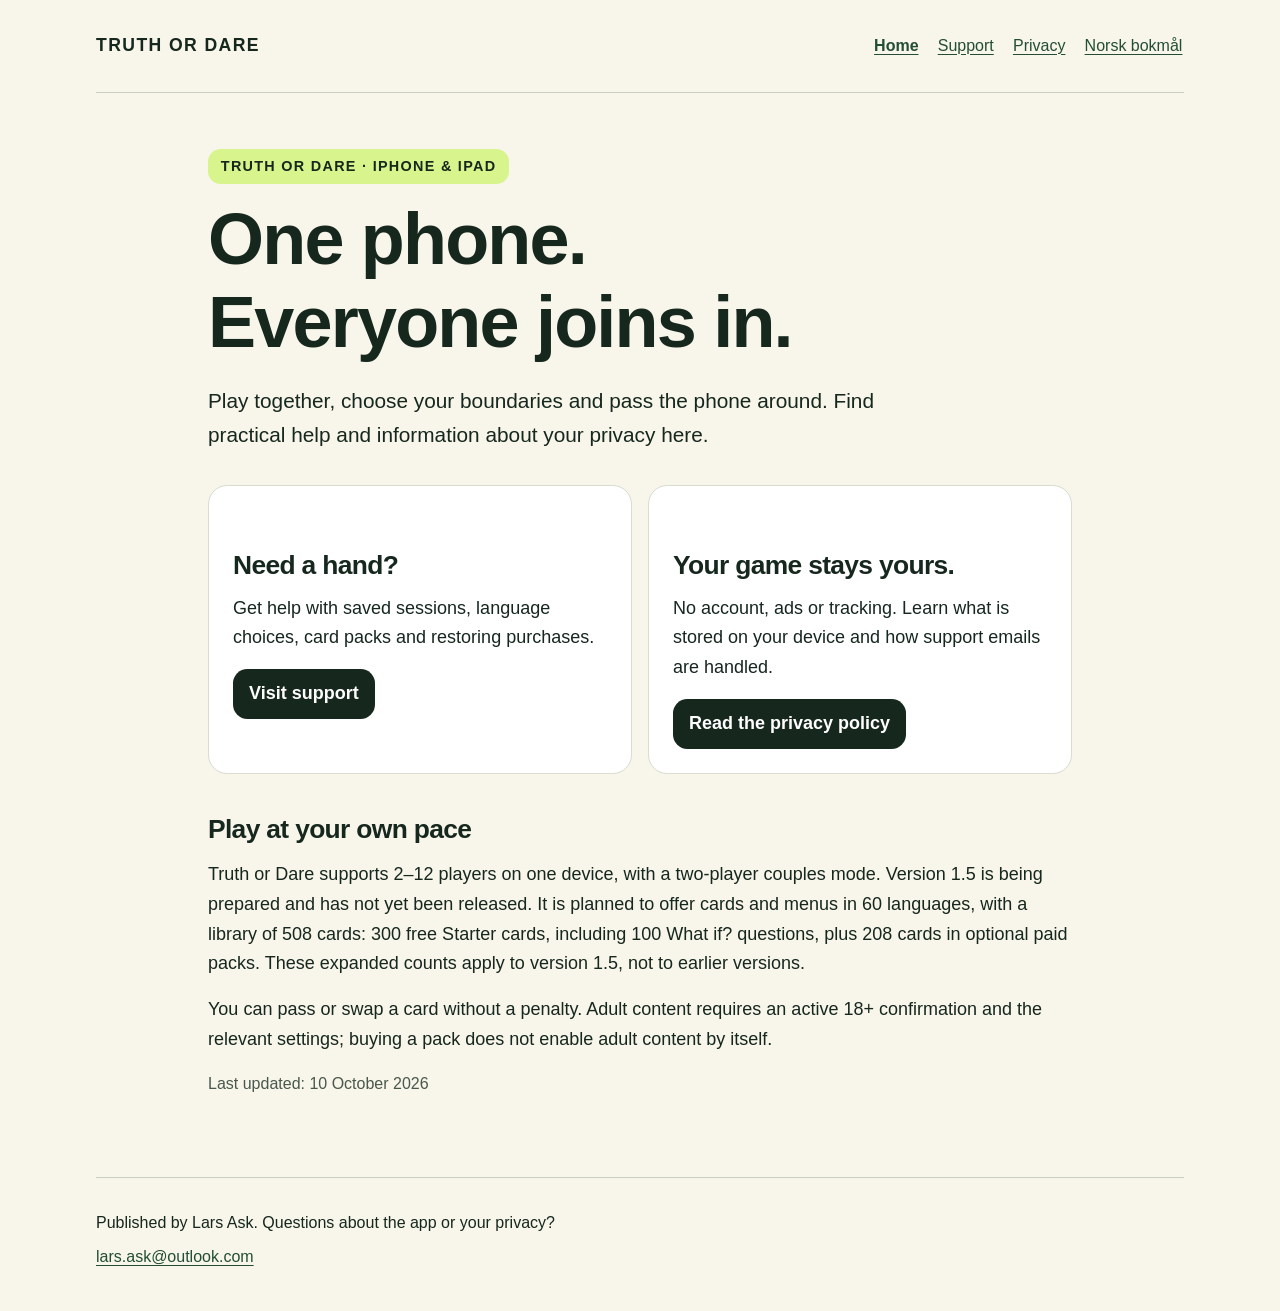
<file: index.html>
<!doctype html>
<html lang="en">
<head>
<meta charset="utf-8">
<meta name="viewport" content="width=device-width, initial-scale=1">
<meta name="description" content="Support and privacy information for Truth or Dare on iPhone and iPad.">
<meta name="theme-color" content="#16271e">
<title>Truth or Dare · Support and privacy</title>
<link rel="stylesheet" href="style.css">
<link rel="alternate" hreflang="nb" href="nb/index.html">
</head>
<body>
<a class="skip" href="#main">Skip to content</a>
<header><a class="brand" href="index.html">TRUTH OR DARE</a><nav aria-label="Main navigation"><a href="index.html" aria-current="page">Home</a><a href="support.html">Support</a><a href="privacy.html">Privacy</a><a href="nb/index.html" lang="nb" hreflang="nb">Norsk bokmål</a></nav></header>
<main id="main"><p class="eyebrow"><span class="badge">Truth or Dare · iPhone &amp; iPad</span></p><h1>One phone.<br>Everyone joins in.</h1><p class="lead">Play together, choose your boundaries and pass the phone around. Find practical help and information about your privacy here.</p><div class="cards"><section class="card"><h2>Need a hand?</h2><p>Get help with saved sessions, language choices, card packs and restoring purchases.</p><a class="button" href="support.html">Visit support</a></section><section class="card"><h2>Your game stays yours.</h2><p>No account, ads or tracking. Learn what is stored on your device and how support emails are handled.</p><a class="button" href="privacy.html">Read the privacy policy</a></section></div><h2>Play at your own pace</h2><p>Truth or Dare supports 2–12 players on one device, with a two-player couples mode. Version 1.5 is being prepared and has not yet been released. It is planned to offer cards and menus in 60 languages, with a library of 508 cards: 300 free Starter cards, including 100 What if? questions, plus 208 cards in optional paid packs. These expanded counts apply to version 1.5, not to earlier versions.</p><p>You can pass or swap a card without a penalty. Adult content requires an active 18+ confirmation and the relevant settings; buying a pack does not enable adult content by itself.</p><p class="updated">Last updated: 10 October 2026</p></main>
<footer><p>Published by Lars Ask. Questions about the app or your privacy?</p><a href="mailto:lars.ask@outlook.com">lars.ask@outlook.com</a></footer>
</body>
</html>
</file>
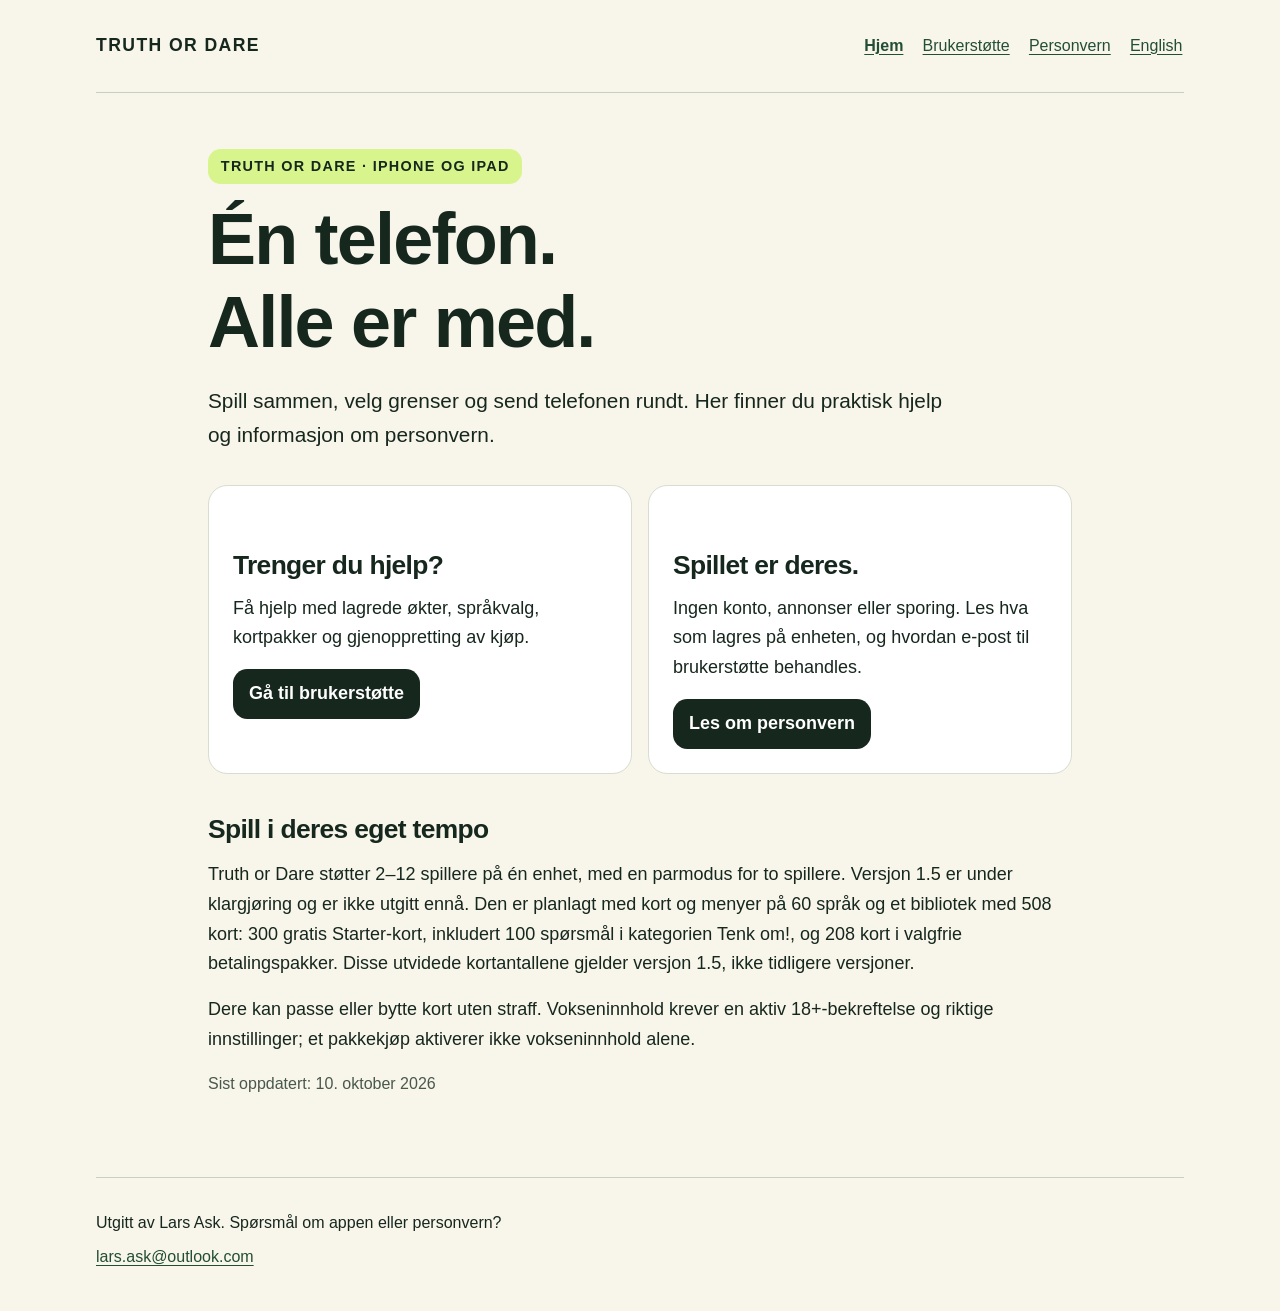
<file: nb/index.html>
<!doctype html>
<html lang="nb">
<head>
<meta charset="utf-8">
<meta name="viewport" content="width=device-width, initial-scale=1">
<meta name="description" content="Brukerstøtte og personvern for Truth or Dare på iPhone og iPad.">
<meta name="theme-color" content="#16271e">
<title>Truth or Dare · Brukerstøtte og personvern</title>
<link rel="stylesheet" href="../style.css">
<link rel="alternate" hreflang="en" href="../index.html">
</head>
<body>
<a class="skip" href="#main">Hopp til innholdet</a>
<header><a class="brand" href="index.html">TRUTH OR DARE</a><nav aria-label="Hovedmeny"><a href="index.html" aria-current="page">Hjem</a><a href="support.html">Brukerstøtte</a><a href="privacy.html">Personvern</a><a href="../index.html" lang="en" hreflang="en">English</a></nav></header>
<main id="main"><p class="eyebrow"><span class="badge">Truth or Dare · iPhone og iPad</span></p><h1>Én telefon.<br>Alle er med.</h1><p class="lead">Spill sammen, velg grenser og send telefonen rundt. Her finner du praktisk hjelp og informasjon om personvern.</p><div class="cards"><section class="card"><h2>Trenger du hjelp?</h2><p>Få hjelp med lagrede økter, språkvalg, kortpakker og gjenoppretting av kjøp.</p><a class="button" href="support.html">Gå til brukerstøtte</a></section><section class="card"><h2>Spillet er deres.</h2><p>Ingen konto, annonser eller sporing. Les hva som lagres på enheten, og hvordan e-post til brukerstøtte behandles.</p><a class="button" href="privacy.html">Les om personvern</a></section></div><h2>Spill i deres eget tempo</h2><p>Truth or Dare støtter 2–12 spillere på én enhet, med en parmodus for to spillere. Versjon 1.5 er under klargjøring og er ikke utgitt ennå. Den er planlagt med kort og menyer på 60 språk og et bibliotek med 508 kort: 300 gratis Starter-kort, inkludert 100 spørsmål i kategorien Tenk om!, og 208 kort i valgfrie betalingspakker. Disse utvidede kortantallene gjelder versjon 1.5, ikke tidligere versjoner.</p><p>Dere kan passe eller bytte kort uten straff. Vokseninnhold krever en aktiv 18+-bekreftelse og riktige innstillinger; et pakkekjøp aktiverer ikke vokseninnhold alene.</p><p class="updated">Sist oppdatert: 10. oktober 2026</p></main>
<footer><p>Utgitt av Lars Ask. Spørsmål om appen eller personvern?</p><a href="mailto:lars.ask@outlook.com">lars.ask@outlook.com</a></footer>
</body>
</html>
</file>
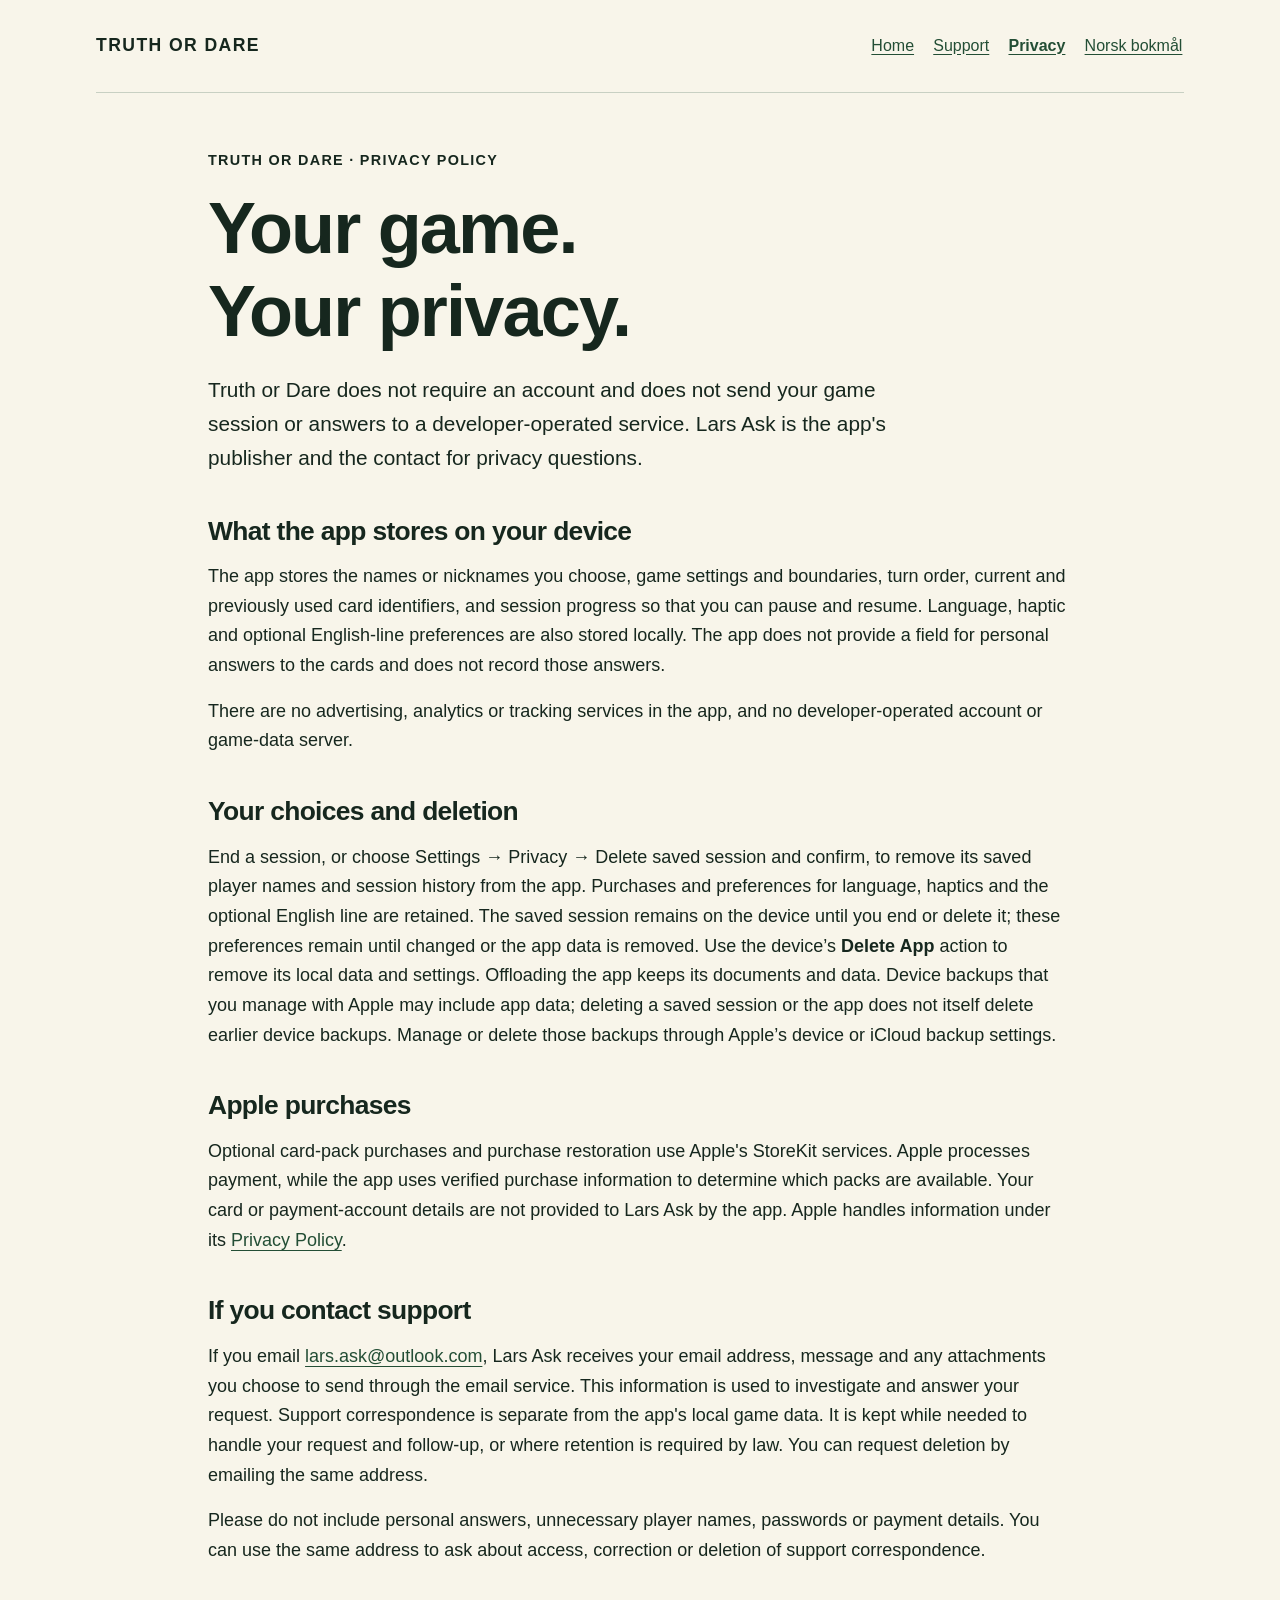
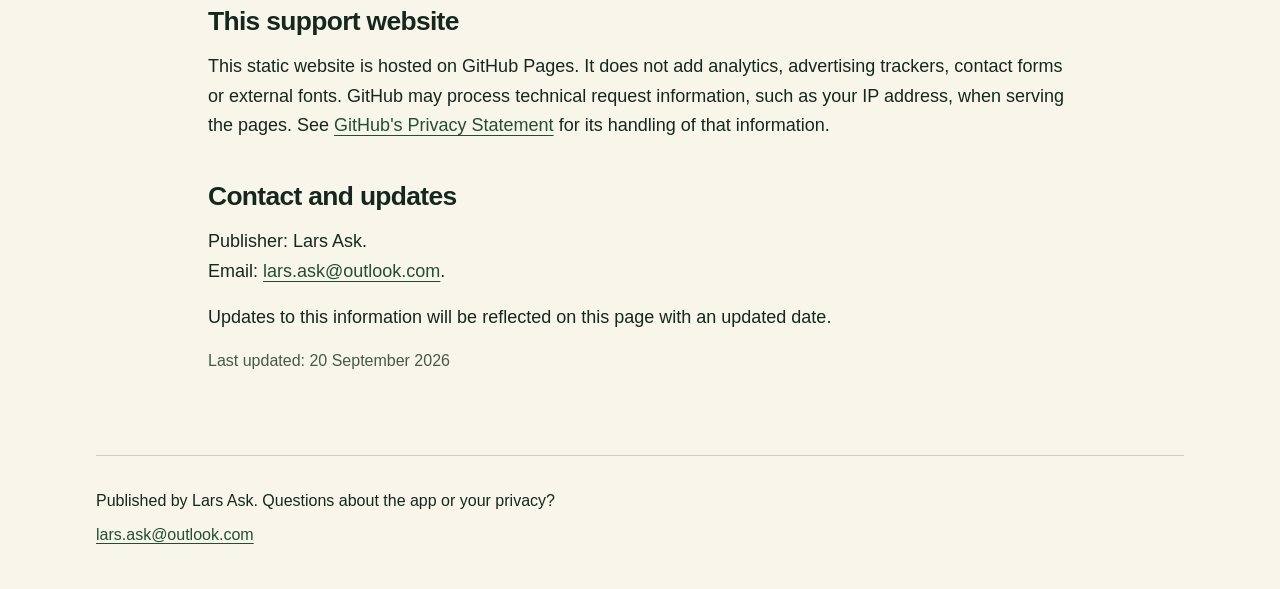
<file: privacy.html>
<!doctype html>
<html lang="en">
<head>
<meta charset="utf-8">
<meta name="viewport" content="width=device-width, initial-scale=1">
<meta name="description" content="How Truth or Dare handles local game data, purchases, website visits and support messages.">
<meta name="theme-color" content="#16271e">
<title>Privacy policy · Truth or Dare</title>
<link rel="stylesheet" href="style.css">
<link rel="alternate" hreflang="nb" href="nb/privacy.html">
</head>
<body>
<a class="skip" href="#main">Skip to content</a>
<header><a class="brand" href="index.html">TRUTH OR DARE</a><nav aria-label="Main navigation"><a href="index.html">Home</a><a href="support.html">Support</a><a href="privacy.html" aria-current="page">Privacy</a><a href="nb/privacy.html" lang="nb" hreflang="nb">Norsk bokmål</a></nav></header>
<main id="main"><p class="eyebrow">Truth or Dare · Privacy policy</p><h1>Your game.<br>Your privacy.</h1><p class="lead">Truth or Dare does not require an account and does not send your game session or answers to a developer-operated service. Lars Ask is the app's publisher and the contact for privacy questions.</p><h2>What the app stores on your device</h2><p>The app stores the names or nicknames you choose, game settings and boundaries, turn order, current and previously used card identifiers, and session progress so that you can pause and resume. Language, haptic and optional English-line preferences are also stored locally. The app does not provide a field for personal answers to the cards and does not record those answers.</p><p>There are no advertising, analytics or tracking services in the app, and no developer-operated account or game-data server.</p><h2>Your choices and deletion</h2><p>End a session, or choose Settings → Privacy → Delete saved session and confirm, to remove its saved player names and session history from the app. Purchases and preferences for language, haptics and the optional English line are retained. The saved session remains on the device until you end or delete it; these preferences remain until changed or the app data is removed. Use the device’s <strong>Delete App</strong> action to remove its local data and settings. Offloading the app keeps its documents and data. Device backups that you manage with Apple may include app data; deleting a saved session or the app does not itself delete earlier device backups. Manage or delete those backups through Apple’s device or iCloud backup settings.</p><h2>Apple purchases</h2><p>Optional card-pack purchases and purchase restoration use Apple's StoreKit services. Apple processes payment, while the app uses verified purchase information to determine which packs are available. Your card or payment-account details are not provided to Lars Ask by the app. Apple handles information under its <a href="https://www.apple.com/legal/privacy/en-ww/">Privacy Policy</a>.</p><h2>If you contact support</h2><p>If you email <a href="mailto:lars.ask@outlook.com">lars.ask@outlook.com</a>, Lars Ask receives your email address, message and any attachments you choose to send through the email service. This information is used to investigate and answer your request. Support correspondence is separate from the app's local game data. It is kept while needed to handle your request and follow-up, or where retention is required by law. You can request deletion by emailing the same address.</p><p>Please do not include personal answers, unnecessary player names, passwords or payment details. You can use the same address to ask about access, correction or deletion of support correspondence.</p><h2>This support website</h2><p>This static website is hosted on GitHub Pages. It does not add analytics, advertising trackers, contact forms or external fonts. GitHub may process technical request information, such as your IP address, when serving the pages. See <a href="https://docs.github.com/en/site-policy/privacy-policies/github-general-privacy-statement">GitHub's Privacy Statement</a> for its handling of that information.</p><h2>Contact and updates</h2><p>Publisher: Lars Ask.<br>Email: <a href="mailto:lars.ask@outlook.com">lars.ask@outlook.com</a>.</p><p>Updates to this information will be reflected on this page with an updated date.</p><p class="updated">Last updated: 20 September 2026</p></main>
<footer><p>Published by Lars Ask. Questions about the app or your privacy?</p><a href="mailto:lars.ask@outlook.com">lars.ask@outlook.com</a></footer>
</body>
</html>
</file>
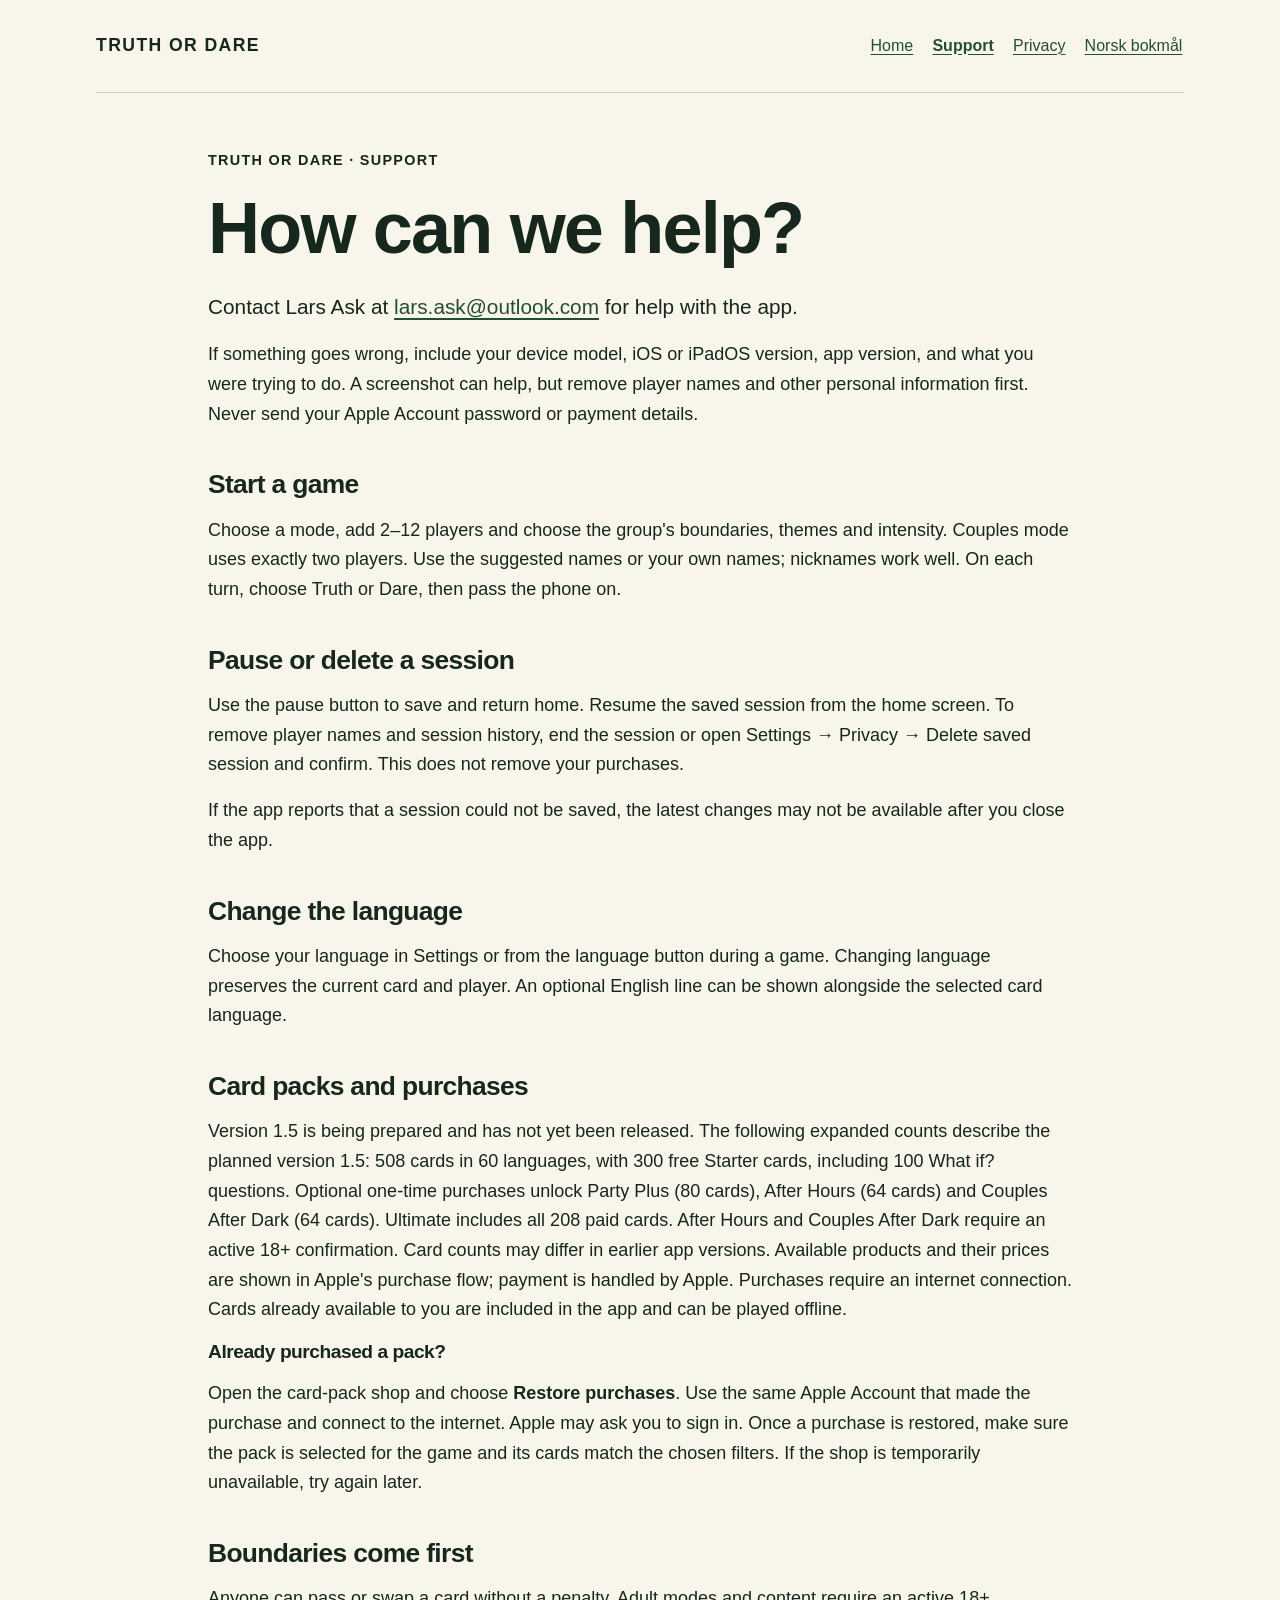
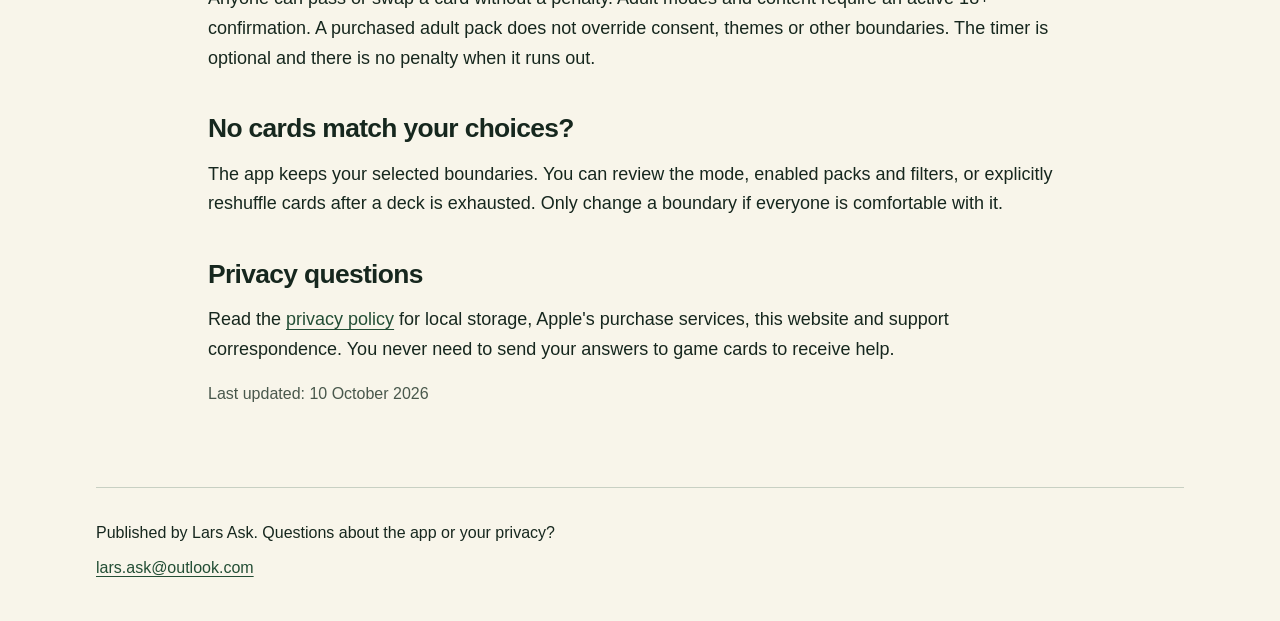
<file: support.html>
<!doctype html>
<html lang="en">
<head>
<meta charset="utf-8">
<meta name="viewport" content="width=device-width, initial-scale=1">
<meta name="description" content="Help with Truth or Dare sessions, languages, optional card packs and restoring purchases.">
<meta name="theme-color" content="#16271e">
<title>Support · Truth or Dare</title>
<link rel="stylesheet" href="style.css">
<link rel="alternate" hreflang="nb" href="nb/support.html">
</head>
<body>
<a class="skip" href="#main">Skip to content</a>
<header><a class="brand" href="index.html">TRUTH OR DARE</a><nav aria-label="Main navigation"><a href="index.html">Home</a><a href="support.html" aria-current="page">Support</a><a href="privacy.html">Privacy</a><a href="nb/support.html" lang="nb" hreflang="nb">Norsk bokmål</a></nav></header>
<main id="main"><p class="eyebrow">Truth or Dare · Support</p><h1>How can we help?</h1><p class="lead">Contact Lars Ask at <a href="mailto:lars.ask@outlook.com">lars.ask@outlook.com</a> for help with the app.</p><p>If something goes wrong, include your device model, iOS or iPadOS version, app version, and what you were trying to do. A screenshot can help, but remove player names and other personal information first. Never send your Apple Account password or payment details.</p><h2>Start a game</h2><p>Choose a mode, add 2–12 players and choose the group's boundaries, themes and intensity. Couples mode uses exactly two players. Use the suggested names or your own names; nicknames work well. On each turn, choose Truth or Dare, then pass the phone on.</p><h2>Pause or delete a session</h2><p>Use the pause button to save and return home. Resume the saved session from the home screen. To remove player names and session history, end the session or open Settings → Privacy → Delete saved session and confirm. This does not remove your purchases.</p><p>If the app reports that a session could not be saved, the latest changes may not be available after you close the app.</p><h2>Change the language</h2><p>Choose your language in Settings or from the language button during a game. Changing language preserves the current card and player. An optional English line can be shown alongside the selected card language.</p><h2>Card packs and purchases</h2><p>Version 1.5 is being prepared and has not yet been released. The following expanded counts describe the planned version 1.5: 508 cards in 60 languages, with 300 free Starter cards, including 100 What if? questions. Optional one-time purchases unlock Party Plus (80 cards), After Hours (64 cards) and Couples After Dark (64 cards). Ultimate includes all 208 paid cards. After Hours and Couples After Dark require an active 18+ confirmation. Card counts may differ in earlier app versions. Available products and their prices are shown in Apple's purchase flow; payment is handled by Apple. Purchases require an internet connection. Cards already available to you are included in the app and can be played offline.</p><h3>Already purchased a pack?</h3><p>Open the card-pack shop and choose <strong>Restore purchases</strong>. Use the same Apple Account that made the purchase and connect to the internet. Apple may ask you to sign in. Once a purchase is restored, make sure the pack is selected for the game and its cards match the chosen filters. If the shop is temporarily unavailable, try again later.</p><h2>Boundaries come first</h2><p>Anyone can pass or swap a card without a penalty. Adult modes and content require an active 18+ confirmation. A purchased adult pack does not override consent, themes or other boundaries. The timer is optional and there is no penalty when it runs out.</p><h2>No cards match your choices?</h2><p>The app keeps your selected boundaries. You can review the mode, enabled packs and filters, or explicitly reshuffle cards after a deck is exhausted. Only change a boundary if everyone is comfortable with it.</p><h2>Privacy questions</h2><p>Read the <a href="privacy.html">privacy policy</a> for local storage, Apple's purchase services, this website and support correspondence. You never need to send your answers to game cards to receive help.</p><p class="updated">Last updated: 10 October 2026</p></main>
<footer><p>Published by Lars Ask. Questions about the app or your privacy?</p><a href="mailto:lars.ask@outlook.com">lars.ask@outlook.com</a></footer>
</body>
</html>
</file>
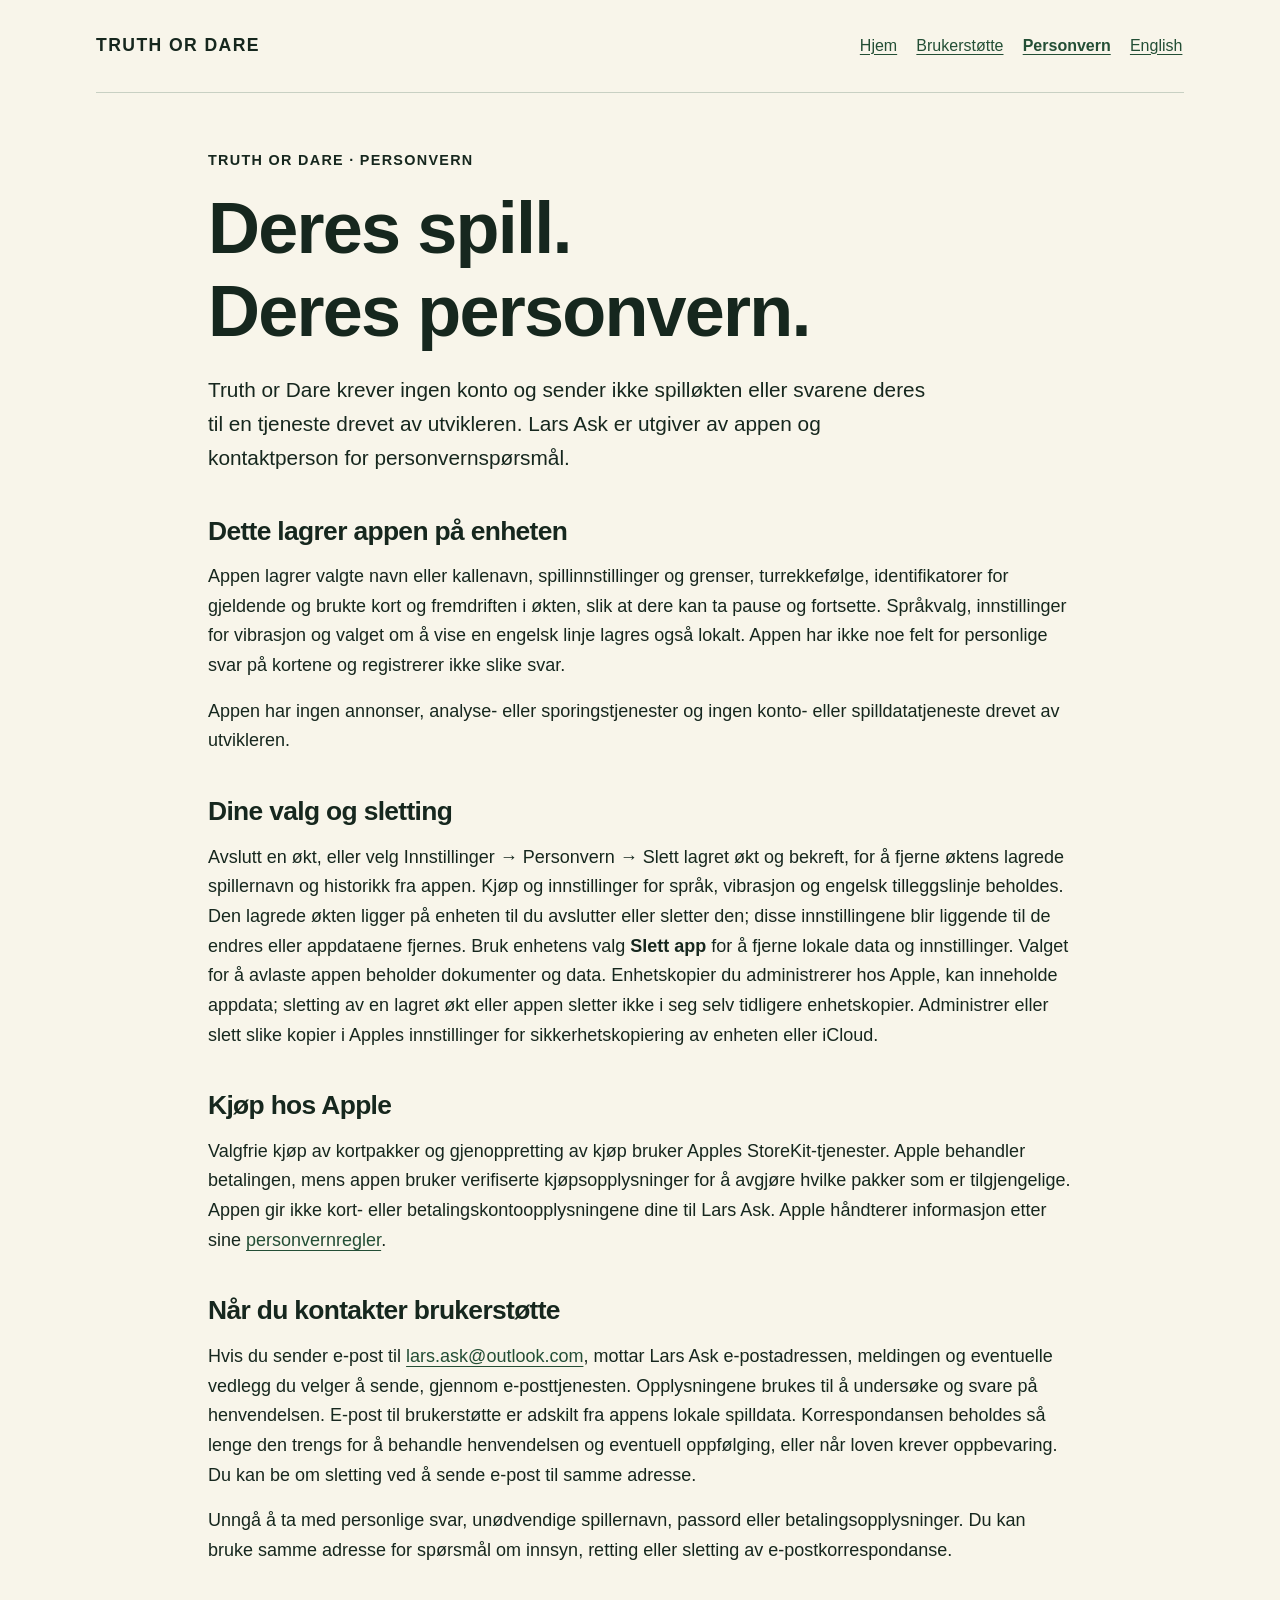
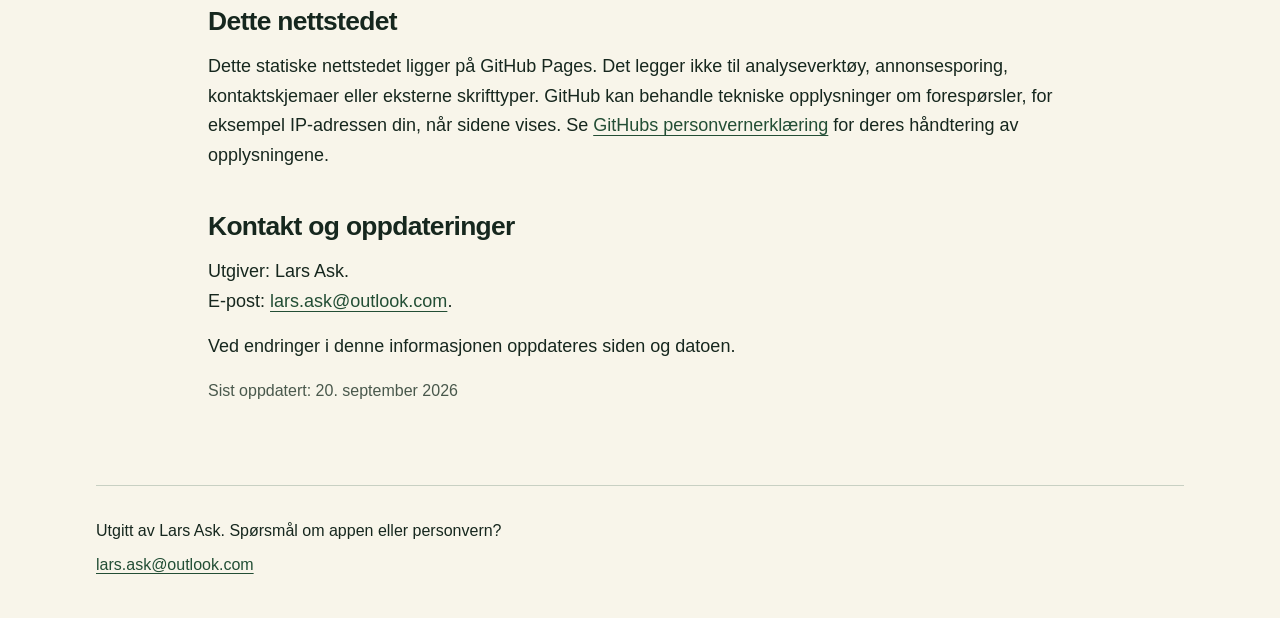
<file: nb/privacy.html>
<!doctype html>
<html lang="nb">
<head>
<meta charset="utf-8">
<meta name="viewport" content="width=device-width, initial-scale=1">
<meta name="description" content="Slik håndterer Truth or Dare lokale spilldata, kjøp, besøk på nettstedet og henvendelser til brukerstøtte.">
<meta name="theme-color" content="#16271e">
<title>Personvern · Truth or Dare</title>
<link rel="stylesheet" href="../style.css">
<link rel="alternate" hreflang="en" href="../privacy.html">
</head>
<body>
<a class="skip" href="#main">Hopp til innholdet</a>
<header><a class="brand" href="index.html">TRUTH OR DARE</a><nav aria-label="Hovedmeny"><a href="index.html">Hjem</a><a href="support.html">Brukerstøtte</a><a href="privacy.html" aria-current="page">Personvern</a><a href="../privacy.html" lang="en" hreflang="en">English</a></nav></header>
<main id="main"><p class="eyebrow">Truth or Dare · Personvern</p><h1>Deres spill.<br>Deres personvern.</h1><p class="lead">Truth or Dare krever ingen konto og sender ikke spilløkten eller svarene deres til en tjeneste drevet av utvikleren. Lars Ask er utgiver av appen og kontaktperson for personvernspørsmål.</p><h2>Dette lagrer appen på enheten</h2><p>Appen lagrer valgte navn eller kallenavn, spillinnstillinger og grenser, turrekkefølge, identifikatorer for gjeldende og brukte kort og fremdriften i økten, slik at dere kan ta pause og fortsette. Språkvalg, innstillinger for vibrasjon og valget om å vise en engelsk linje lagres også lokalt. Appen har ikke noe felt for personlige svar på kortene og registrerer ikke slike svar.</p><p>Appen har ingen annonser, analyse- eller sporingstjenester og ingen konto- eller spilldatatjeneste drevet av utvikleren.</p><h2>Dine valg og sletting</h2><p>Avslutt en økt, eller velg Innstillinger → Personvern → Slett lagret økt og bekreft, for å fjerne øktens lagrede spillernavn og historikk fra appen. Kjøp og innstillinger for språk, vibrasjon og engelsk tilleggslinje beholdes. Den lagrede økten ligger på enheten til du avslutter eller sletter den; disse innstillingene blir liggende til de endres eller appdataene fjernes. Bruk enhetens valg <strong>Slett app</strong> for å fjerne lokale data og innstillinger. Valget for å avlaste appen beholder dokumenter og data. Enhetskopier du administrerer hos Apple, kan inneholde appdata; sletting av en lagret økt eller appen sletter ikke i seg selv tidligere enhetskopier. Administrer eller slett slike kopier i Apples innstillinger for sikkerhetskopiering av enheten eller iCloud.</p><h2>Kjøp hos Apple</h2><p>Valgfrie kjøp av kortpakker og gjenoppretting av kjøp bruker Apples StoreKit-tjenester. Apple behandler betalingen, mens appen bruker verifiserte kjøpsopplysninger for å avgjøre hvilke pakker som er tilgjengelige. Appen gir ikke kort- eller betalingskontoopplysningene dine til Lars Ask. Apple håndterer informasjon etter sine <a href="https://www.apple.com/legal/privacy/en-ww/">personvernregler</a>.</p><h2>Når du kontakter brukerstøtte</h2><p>Hvis du sender e-post til <a href="mailto:lars.ask@outlook.com">lars.ask@outlook.com</a>, mottar Lars Ask e-postadressen, meldingen og eventuelle vedlegg du velger å sende, gjennom e-posttjenesten. Opplysningene brukes til å undersøke og svare på henvendelsen. E-post til brukerstøtte er adskilt fra appens lokale spilldata. Korrespondansen beholdes så lenge den trengs for å behandle henvendelsen og eventuell oppfølging, eller når loven krever oppbevaring. Du kan be om sletting ved å sende e-post til samme adresse.</p><p>Unngå å ta med personlige svar, unødvendige spillernavn, passord eller betalingsopplysninger. Du kan bruke samme adresse for spørsmål om innsyn, retting eller sletting av e-postkorrespondanse.</p><h2>Dette nettstedet</h2><p>Dette statiske nettstedet ligger på GitHub Pages. Det legger ikke til analyseverktøy, annonsesporing, kontaktskjemaer eller eksterne skrifttyper. GitHub kan behandle tekniske opplysninger om forespørsler, for eksempel IP-adressen din, når sidene vises. Se <a href="https://docs.github.com/en/site-policy/privacy-policies/github-general-privacy-statement">GitHubs personvernerklæring</a> for deres håndtering av opplysningene.</p><h2>Kontakt og oppdateringer</h2><p>Utgiver: Lars Ask.<br>E-post: <a href="mailto:lars.ask@outlook.com">lars.ask@outlook.com</a>.</p><p>Ved endringer i denne informasjonen oppdateres siden og datoen.</p><p class="updated">Sist oppdatert: 20. september 2026</p></main>
<footer><p>Utgitt av Lars Ask. Spørsmål om appen eller personvern?</p><a href="mailto:lars.ask@outlook.com">lars.ask@outlook.com</a></footer>
</body>
</html>
</file>
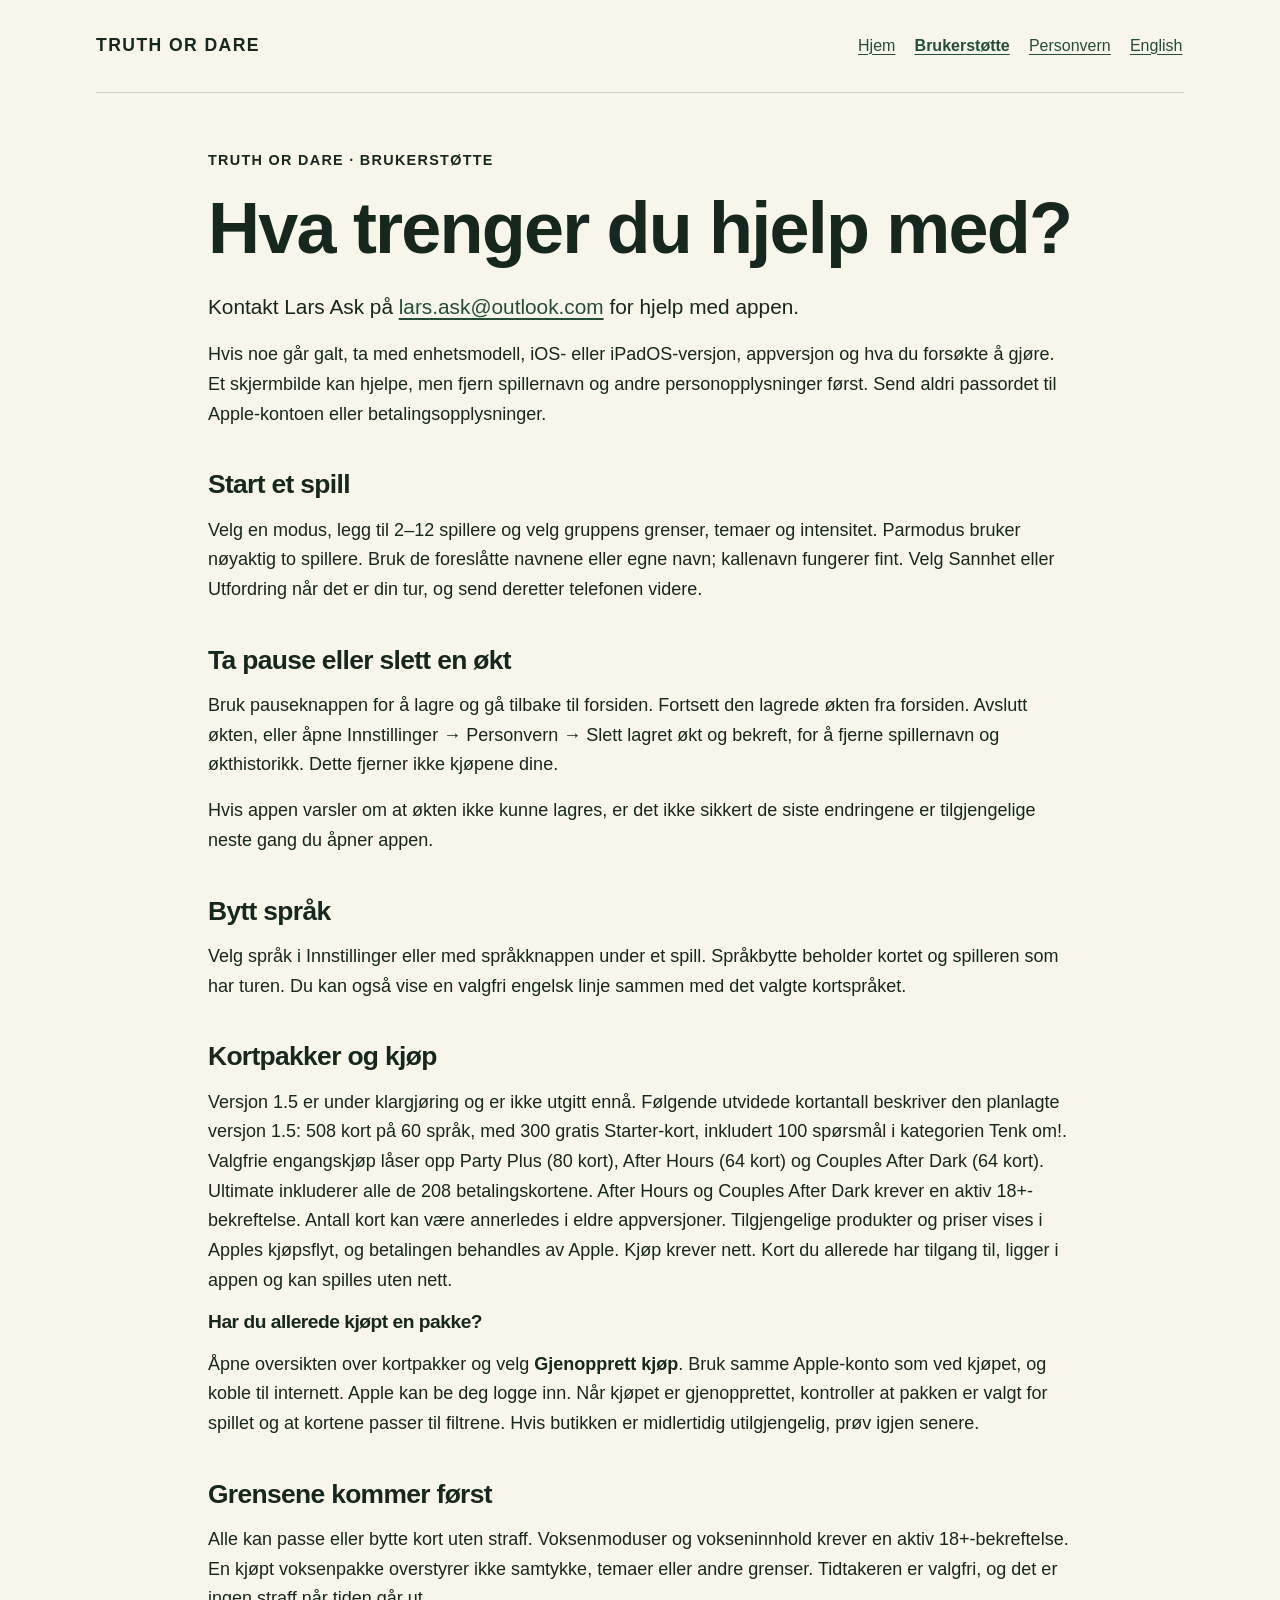
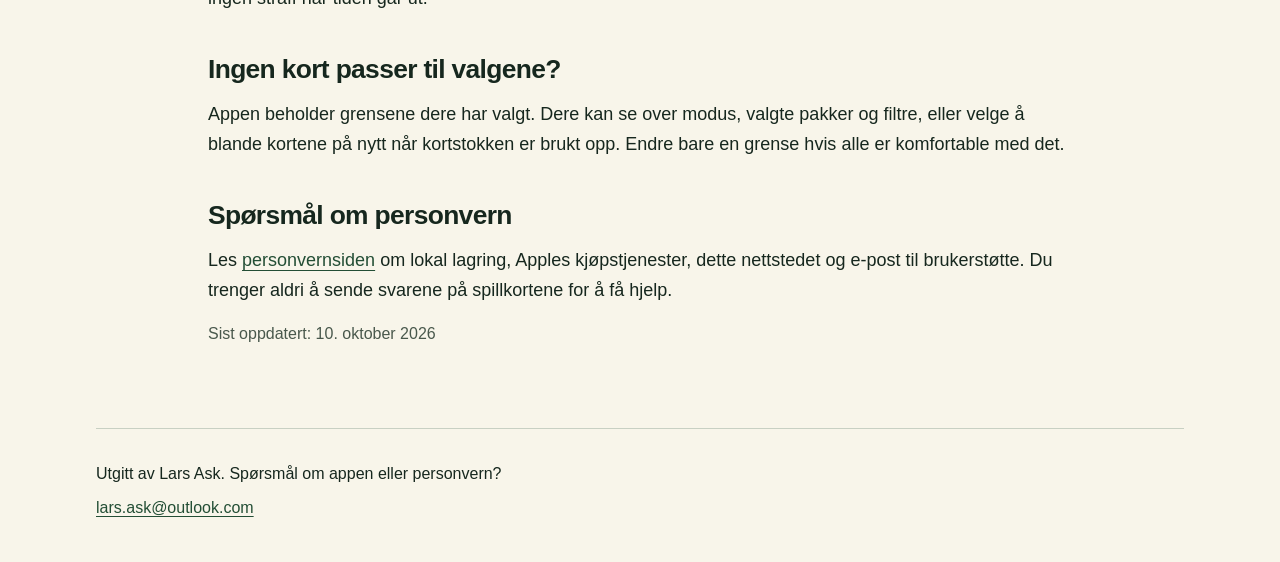
<file: nb/support.html>
<!doctype html>
<html lang="nb">
<head>
<meta charset="utf-8">
<meta name="viewport" content="width=device-width, initial-scale=1">
<meta name="description" content="Hjelp med Truth or Dare, lagrede økter, språk, valgfrie kortpakker og gjenoppretting av kjøp.">
<meta name="theme-color" content="#16271e">
<title>Brukerstøtte · Truth or Dare</title>
<link rel="stylesheet" href="../style.css">
<link rel="alternate" hreflang="en" href="../support.html">
</head>
<body>
<a class="skip" href="#main">Hopp til innholdet</a>
<header><a class="brand" href="index.html">TRUTH OR DARE</a><nav aria-label="Hovedmeny"><a href="index.html">Hjem</a><a href="support.html" aria-current="page">Brukerstøtte</a><a href="privacy.html">Personvern</a><a href="../support.html" lang="en" hreflang="en">English</a></nav></header>
<main id="main"><p class="eyebrow">Truth or Dare · Brukerstøtte</p><h1>Hva trenger du hjelp med?</h1><p class="lead">Kontakt Lars Ask på <a href="mailto:lars.ask@outlook.com">lars.ask@outlook.com</a> for hjelp med appen.</p><p>Hvis noe går galt, ta med enhetsmodell, iOS- eller iPadOS-versjon, appversjon og hva du forsøkte å gjøre. Et skjermbilde kan hjelpe, men fjern spillernavn og andre personopplysninger først. Send aldri passordet til Apple-kontoen eller betalingsopplysninger.</p><h2>Start et spill</h2><p>Velg en modus, legg til 2–12 spillere og velg gruppens grenser, temaer og intensitet. Parmodus bruker nøyaktig to spillere. Bruk de foreslåtte navnene eller egne navn; kallenavn fungerer fint. Velg Sannhet eller Utfordring når det er din tur, og send deretter telefonen videre.</p><h2>Ta pause eller slett en økt</h2><p>Bruk pauseknappen for å lagre og gå tilbake til forsiden. Fortsett den lagrede økten fra forsiden. Avslutt økten, eller åpne Innstillinger → Personvern → Slett lagret økt og bekreft, for å fjerne spillernavn og økthistorikk. Dette fjerner ikke kjøpene dine.</p><p>Hvis appen varsler om at økten ikke kunne lagres, er det ikke sikkert de siste endringene er tilgjengelige neste gang du åpner appen.</p><h2>Bytt språk</h2><p>Velg språk i Innstillinger eller med språkknappen under et spill. Språkbytte beholder kortet og spilleren som har turen. Du kan også vise en valgfri engelsk linje sammen med det valgte kortspråket.</p><h2>Kortpakker og kjøp</h2><p>Versjon 1.5 er under klargjøring og er ikke utgitt ennå. Følgende utvidede kortantall beskriver den planlagte versjon 1.5: 508 kort på 60 språk, med 300 gratis Starter-kort, inkludert 100 spørsmål i kategorien Tenk om!. Valgfrie engangskjøp låser opp Party Plus (80 kort), After Hours (64 kort) og Couples After Dark (64 kort). Ultimate inkluderer alle de 208 betalingskortene. After Hours og Couples After Dark krever en aktiv 18+-bekreftelse. Antall kort kan være annerledes i eldre appversjoner. Tilgjengelige produkter og priser vises i Apples kjøpsflyt, og betalingen behandles av Apple. Kjøp krever nett. Kort du allerede har tilgang til, ligger i appen og kan spilles uten nett.</p><h3>Har du allerede kjøpt en pakke?</h3><p>Åpne oversikten over kortpakker og velg <strong>Gjenopprett kjøp</strong>. Bruk samme Apple-konto som ved kjøpet, og koble til internett. Apple kan be deg logge inn. Når kjøpet er gjenopprettet, kontroller at pakken er valgt for spillet og at kortene passer til filtrene. Hvis butikken er midlertidig utilgjengelig, prøv igjen senere.</p><h2>Grensene kommer først</h2><p>Alle kan passe eller bytte kort uten straff. Voksenmoduser og vokseninnhold krever en aktiv 18+-bekreftelse. En kjøpt voksenpakke overstyrer ikke samtykke, temaer eller andre grenser. Tidtakeren er valgfri, og det er ingen straff når tiden går ut.</p><h2>Ingen kort passer til valgene?</h2><p>Appen beholder grensene dere har valgt. Dere kan se over modus, valgte pakker og filtre, eller velge å blande kortene på nytt når kortstokken er brukt opp. Endre bare en grense hvis alle er komfortable med det.</p><h2>Spørsmål om personvern</h2><p>Les <a href="privacy.html">personvernsiden</a> om lokal lagring, Apples kjøpstjenester, dette nettstedet og e-post til brukerstøtte. Du trenger aldri å sende svarene på spillkortene for å få hjelp.</p><p class="updated">Sist oppdatert: 10. oktober 2026</p></main>
<footer><p>Utgitt av Lars Ask. Spørsmål om appen eller personvern?</p><a href="mailto:lars.ask@outlook.com">lars.ask@outlook.com</a></footer>
</body>
</html>
</file>
<file: style.css>
*{box-sizing:border-box}html{color-scheme:light}body{margin:0;background:#f8f5ea;color:#16271e;font:1.125rem/1.65 -apple-system,BlinkMacSystemFont,"Segoe UI",sans-serif}a{color:#234e35;text-underline-offset:.2em;overflow-wrap:anywhere}a:hover{text-decoration-thickness:.15em}a:focus-visible{outline:3px solid #234e35;outline-offset:5px;border-radius:3px}header,main,footer{width:min(100% - 2.5rem,68rem);margin-inline:auto}header{display:flex;align-items:center;justify-content:space-between;gap:1rem;flex-wrap:wrap;padding-block:1.5rem;border-bottom:1px solid #c8d0c3}.brand{font-size:1.1rem;font-weight:850;letter-spacing:.08em;color:inherit;text-decoration:none}nav{display:flex;gap:.35rem 1rem;align-items:center;flex-wrap:wrap}nav a{display:inline-flex;align-items:center;min-height:44px;padding:.3rem .1rem;font-size:1rem}nav [aria-current]{font-weight:750}main{max-width:54rem;padding-block:3.5rem 4rem}.eyebrow{font-size:.9rem;font-weight:750;letter-spacing:.09em;text-transform:uppercase;margin:0 0 .9rem}.badge{display:inline-block;padding:.35rem .8rem;background:#d7f58c;border-radius:.8rem}h1,h2,h3{line-height:1.15;letter-spacing:-.025em;text-wrap:balance}h1{font-size:clamp(2.25rem,7vw,4.5rem);margin:.3rem 0 1.25rem}h2{font-size:1.65rem;margin:2.5rem 0 .85rem}h3{font-size:1.2rem;margin:0 0 .65rem}.lead{font-size:1.3rem;max-width:46rem}.cards{display:grid;grid-template-columns:repeat(auto-fit,minmax(min(100%,18rem),1fr));gap:1rem;margin-block:2rem}.card{background:#fff;border:1px solid #d7ddcf;border-radius:1.2rem;padding:1.5rem}.card p{margin:.5rem 0 1rem}.button{display:inline-flex;align-items:center;justify-content:center;min-height:48px;padding:.65rem 1rem;border-radius:.9rem;background:#16271e;color:#fff;font-weight:700;text-decoration:none;text-align:center}.notice{padding:1.2rem 1.4rem;border-left:4px solid #54715c;background:#edf1e6;border-radius:0 .7rem .7rem 0}.updated{font-size:1rem;color:#49584c}li{padding-left:.2rem;margin-block:.45rem}p{margin:1rem 0}footer{border-top:1px solid #c8d0c3;padding-block:1.5rem 2.5rem;font-size:1rem}footer p{margin:.5rem 0}.skip{position:absolute;left:1rem;top:-10rem;padding:.65rem 1rem;background:#fff;color:#16271e;z-index:10}.skip:focus{top:1rem}@media(max-width:34rem){header{align-items:flex-start}main{padding-top:2.5rem}header,main,footer{width:calc(100% - 2rem)}nav{gap:.25rem .8rem}.lead{font-size:1.15rem}}@media print{body{background:#fff;color:#000}header,footer,.skip{display:none}main{width:100%;padding:0}.card{break-inside:avoid}a{color:inherit}}
</file>
